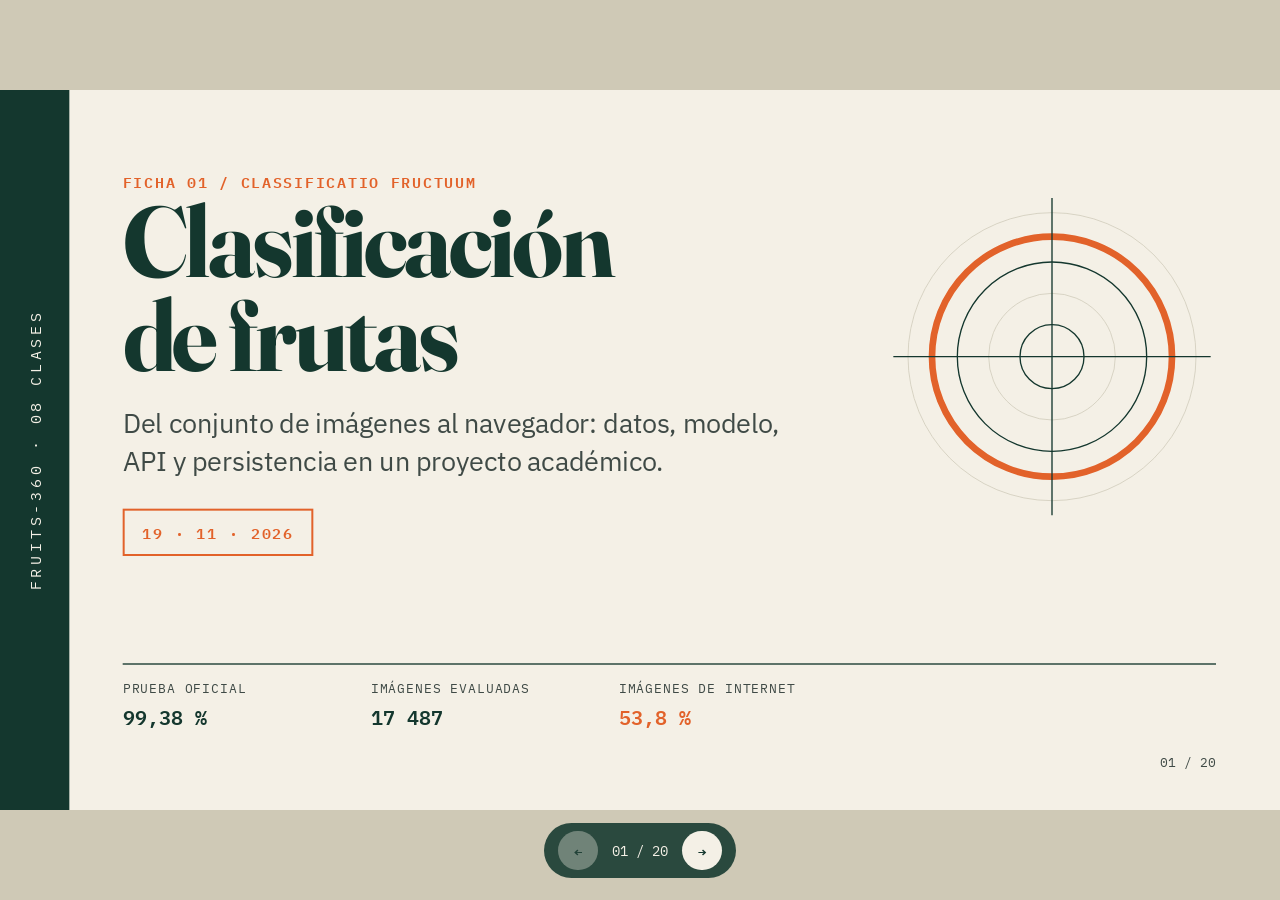
<file: docs/presentation/index.html>
<!DOCTYPE html>
<html lang="es">
<head>
    <meta charset="UTF-8">
    <meta name="viewport" content="width=device-width, initial-scale=1.0">
    <meta name="description" content="Presentación del clasificador de frutas: dataset, modelo, API, interfaz y resultados reales.">
    <title>Clasificación de frutas · Proyecto académico</title>

    <!-- === TIPOGRAFÍA: Fraunces + IBM Plex (Google Fonts) === -->
    <link rel="preconnect" href="https://fonts.googleapis.com">
    <link rel="preconnect" href="https://fonts.gstatic.com" crossorigin>
    <link href="https://fonts.googleapis.com/css2?family=Fraunces:opsz,wght@9..144,500;9..144,700&family=IBM+Plex+Mono:wght@400;500;600&family=IBM+Plex+Sans:wght@400;500;600&display=swap" rel="stylesheet">

    <style>
        /* ===========================================
           FIXED 16:9 STAGE: MANDATORY BASE STYLES
           Include this ENTIRE file in every presentation.
           Slides are authored at 1920×1080 and scaled as a whole.
           =========================================== */

        /* 1. Lock the browser viewport */
        html,
        body {
            width: 100%;
            height: 100%;
            margin: 0;
            overflow: hidden;
            background: var(--stage-bg, #000);
        }

        /* 2. Full-window deck viewport */
        .deck-viewport {
            position: fixed;
            inset: 0;
            overflow: hidden;
            background: var(--stage-bg, #000);
        }

        /* 3. Fixed 16:9 design canvas.
           JavaScript sets transform: translate(...) scale(...). */
        .deck-stage {
            position: absolute;
            left: 0;
            top: 0;
            width: 1920px;
            height: 1080px;
            overflow: hidden;
            transform-origin: 0 0;
            background: var(--slide-bg, #fff);
        }

        /* 4. Slides stack inside the fixed stage.
           Content must be laid out at 1920×1080, not reflowed per device. */
        .slide {
            position: absolute;
            inset: 0;
            width: 1920px;
            height: 1080px;
            overflow: hidden;
            display: block;
            visibility: hidden;
            opacity: 0;
            pointer-events: none;
            background: var(--slide-bg, #fff);
        }

        .slide.active,
        .slide.visible {
            visibility: visible;
            opacity: 1;
            pointer-events: auto;
            z-index: 1;
        }

        /* 5. Keep media inside authored slide bounds */
        img,
        video,
        canvas,
        svg {
            max-width: 100%;
            max-height: 100%;
        }

        /* 6. Presentation chrome stays outside the slide design system */
        .deck-controls {
            position: fixed;
            left: 50%;
            bottom: 22px;
            transform: translateX(-50%);
            z-index: 1000;
        }

        /* 7. Print one fixed-size slide per page */
        @media print {
            html,
            body {
                width: 1920px;
                height: auto;
                overflow: visible;
                background: #fff;
            }

            .deck-viewport {
                position: static;
                overflow: visible;
                background: #fff;
            }

            .deck-stage {
                position: static;
                width: auto;
                height: auto;
                transform: none !important;
                background: none;
            }

            .slide {
                position: relative;
                display: block !important;
                visibility: visible !important;
                opacity: 1 !important;
                pointer-events: auto !important;
                width: 1920px;
                height: 1080px;
                break-after: page;
                page-break-after: always;
            }

            .slide:last-child {
                break-after: auto;
                page-break-after: auto;
            }

            .deck-controls {
                display: none !important;
            }
        }

        /* 8. Reduced motion */
        @media (prefers-reduced-motion: reduce) {
            *,
            *::before,
            *::after {
                animation-duration: 0.01ms !important;
                transition-duration: 0.2s !important;
            }
        }

        /* ===========================================
           HERBARIO TÉCNICO — TOKENS Y BASE
           Paleta, tipografías y ritmo de la portada elegida.
           =========================================== */
        :root {
            --stage-bg: #cfc9b6;
            --slide-bg: #f4f0e6;
            --paper: #f4f0e6;
            --ink: #14372e;
            --graphite: #3f4a46;
            --accent: #e2622a;
            --line: #c9c4b3;
            --font-display: 'Fraunces', Georgia, serif;
            --font-body: 'IBM Plex Sans', Arial, sans-serif;
            --font-mono: 'IBM Plex Mono', monospace;
            --ease-out-expo: cubic-bezier(0.16, 1, 0.3, 1);
        }

        * { box-sizing: border-box; }

        .slide {
            color: var(--ink);
            font-family: var(--font-body);
            padding: 118px 96px 104px 184px;
        }

        /* Franja lateral y folio: chrome real de la presentación. */
        .spine {
            position: absolute;
            left: 0;
            top: 0;
            bottom: 0;
            width: 104px;
            background: var(--ink);
            color: var(--paper);
            display: flex;
            align-items: center;
            justify-content: center;
        }
        .spine span {
            writing-mode: vertical-rl;
            transform: rotate(180deg);
            font-family: var(--font-mono);
            font-size: 22px;
            letter-spacing: 0.28em;
            text-transform: uppercase;
        }
        .folio {
            position: absolute;
            left: 184px;
            top: 56px;
            font-family: var(--font-mono);
            font-size: 20px;
            letter-spacing: 0.16em;
            text-transform: uppercase;
            color: var(--graphite);
        }
        .slide-no {
            position: absolute;
            right: 96px;
            bottom: 58px;
            font-family: var(--font-mono);
            font-size: 20px;
            color: var(--graphite);
        }
        .footline {
            position: absolute;
            left: 184px;
            bottom: 58px;
            font-family: var(--font-mono);
            font-size: 18px;
            letter-spacing: 0.08em;
            color: var(--graphite);
        }
        .accent-rule {
            width: 126px;
            height: 4px;
            background: var(--accent);
            margin: 26px 0 32px;
        }

        /* === TIPOGRAFÍA Y BLOQUES DE CONTENIDO === */
        h1, h2, h3 { font-family: var(--font-display); margin: 0; }
        h1 { font-size: 150px; font-weight: 700; line-height: 0.94; letter-spacing: -0.03em; }
        h2 { font-size: 96px; font-weight: 700; line-height: 1.0; letter-spacing: -0.025em; }
        h3 { font-size: 34px; font-weight: 700; line-height: 1.2; }
        p { margin: 0; }
        .code {
            font-family: var(--font-mono);
            font-size: 22px;
            font-weight: 600;
            letter-spacing: 0.14em;
            text-transform: uppercase;
            color: var(--accent);
        }
        .lead {
            margin-top: 32px;
            max-width: 1380px;
            font-size: 40px;
            line-height: 1.45;
            color: var(--graphite);
        }
        .lead strong { color: var(--ink); }
        .note {
            margin-top: 30px;
            max-width: 1400px;
            padding-left: 24px;
            border-left: 4px solid var(--accent);
            font-size: 28px;
            line-height: 1.45;
            color: var(--graphite);
        }
        .big {
            font-family: var(--font-display);
            font-size: 210px;
            font-weight: 700;
            line-height: 0.9;
            letter-spacing: -0.04em;
            color: var(--accent);
        }
        .medium {
            font-family: var(--font-display);
            font-size: 126px;
            font-weight: 700;
            line-height: 0.95;
            color: var(--ink);
        }
        .stamp {
            display: inline-block;
            margin-top: 42px;
            padding: 14px 26px;
            border: 3px solid var(--accent);
            color: var(--accent);
            font-family: var(--font-mono);
            font-size: 23px;
            font-weight: 600;
            letter-spacing: 0.1em;
            text-transform: uppercase;
        }
        .chip {
            display: inline-block;
            padding: 10px 20px;
            border: 2px solid var(--line);
            border-radius: 999px;
            font-family: var(--font-mono);
            font-size: 21px;
            color: var(--graphite);
            margin: 26px 12px 0 0;
        }

        /* === COMPOSICIONES === */
        .split { display: flex; gap: 72px; align-items: flex-start; }
        .split > * { flex: 1 1 0; min-width: 0; }
        .stack { display: grid; gap: 22px; }
        .card {
            padding: 28px 32px;
            border: 2px solid var(--line);
            border-top: 5px solid var(--accent);
            background: rgba(255, 255, 255, 0.35);
        }
        .card .kicker {
            font-family: var(--font-mono);
            font-size: 19px;
            letter-spacing: 0.12em;
            text-transform: uppercase;
            color: var(--accent);
        }
        .card p { margin-top: 10px; font-size: 29px; line-height: 1.35; }
        .list { list-style: none; padding: 0; margin: 26px 0 0; }
        .list li {
            padding: 14px 0;
            border-bottom: 1px solid var(--line);
            font-size: 32px;
        }
        .list li span { font-family: var(--font-mono); color: var(--accent); margin-right: 20px; }
        table.data {
            width: 100%;
            border-collapse: collapse;
            margin-top: 22px;
            font-family: var(--font-mono);
            font-size: 27px;
        }
        table.data th, table.data td {
            padding: 12px 16px;
            border-bottom: 1px solid var(--line);
            text-align: left;
        }
        table.data th { font-size: 20px; letter-spacing: 0.1em; text-transform: uppercase; color: var(--graphite); }
        table.data td:first-child { font-family: var(--font-body); font-weight: 600; }
        .steps { display: flex; gap: 24px; margin-top: 44px; }
        .step {
            flex: 1 1 0;
            padding: 26px 24px;
            min-height: 230px;
            border: 2px solid var(--line);
            background: rgba(255, 255, 255, 0.35);
        }
        .step b { display: block; font-family: var(--font-mono); font-size: 20px; color: var(--accent); }
        .step h3 { margin-top: 18px; font-size: 30px; }
        .step p { margin-top: 12px; font-size: 24px; line-height: 1.3; color: var(--graphite); }
        .ledger {
            position: absolute;
            left: 184px;
            right: 96px;
            bottom: 100px;
            display: flex;
            gap: 72px;
            padding-top: 24px;
            border-top: 2px solid var(--ink);
            font-family: var(--font-mono);
        }
        .ledger div { min-width: 300px; }
        .ledger dt { font-size: 19px; letter-spacing: 0.12em; color: var(--graphite); text-transform: uppercase; }
        .ledger dd { margin: 8px 0 0; font-size: 30px; font-weight: 600; }
        .ledger .pending { color: var(--accent); }

        /* Motivo gráfico: arcos concéntricos, sin ilustraciones. */
        .rings { position: absolute; right: 92px; top: 150px; width: 500px; height: 500px; }
        .rings circle, .rings path { fill: none; stroke: var(--ink); stroke-width: 2; }
        .rings .accent { stroke: var(--accent); stroke-width: 10; }
        .rings .thin { stroke: var(--line); stroke-width: 1; }
        .rings circle { stroke-dasharray: 1600; stroke-dashoffset: 1600; }
        .slide.visible .rings circle { animation: draw 1.2s var(--ease-out-expo) forwards; }
        .slide.visible .rings circle:nth-child(2) { animation-delay: 0.12s; }
        .slide.visible .rings circle:nth-child(3) { animation-delay: 0.24s; }
        .slide.visible .rings circle:nth-child(4) { animation-delay: 0.36s; }
        .slide.visible .rings circle:nth-child(5) { animation-delay: 0.48s; }
        .slide.visible .rings path { animation: fade 0.9s var(--ease-out-expo) 0.6s forwards; opacity: 0; }
        @keyframes draw { to { stroke-dashoffset: 0; } }
        @keyframes fade { to { opacity: 1; } }

        /* Línea de índices para la partición. */
        .indexline { display: flex; gap: 10px; margin-top: 46px; align-items: center; }
        .indexline i {
            display: block;
            width: 54px;
            height: 54px;
            background: var(--line);
            font-family: var(--font-mono);
            font-style: normal;
            font-size: 20px;
            line-height: 54px;
            text-align: center;
            color: var(--paper);
        }
        .indexline i.val { background: var(--accent); }
        .indexline i.gap { background: transparent; border: 2px dashed var(--graphite); color: var(--graphite); }
        .indexline span { margin-left: 18px; font-family: var(--font-mono); font-size: 23px; color: var(--graphite); }

        /* === ANIMACIONES DE ENTRADA === */
        .reveal {
            opacity: 0;
            transform: translateY(26px);
            transition: opacity 0.8s var(--ease-out-expo), transform 0.8s var(--ease-out-expo);
            transition-delay: var(--d, 0s);
        }
        .reveal-left {
            opacity: 0;
            transform: translateX(-38px);
            transition: opacity 0.8s var(--ease-out-expo), transform 0.8s var(--ease-out-expo);
            transition-delay: var(--d, 0s);
        }
        .slide.visible .reveal,
        .slide.visible .reveal-left { opacity: 1; transform: none; }

        /* === CONTROLES FUERA DEL ESCENARIO === */
        .deck-controls {
            display: flex;
            align-items: center;
            gap: 14px;
            padding: 8px 14px;
            border-radius: 999px;
            background: rgba(20, 55, 46, 0.88);
            color: var(--paper);
            font-family: var(--font-mono);
            font-size: 14px;
        }
        .deck-controls button {
            border: 0;
            border-radius: 999px;
            padding: 8px 16px;
            background: var(--paper);
            color: var(--ink);
            font: inherit;
            font-weight: 600;
            cursor: pointer;
        }
        .deck-controls button:disabled { opacity: 0.35; cursor: default; }

        /* === EDICIÓN EN LÍNEA (post-draft) === */
        .edit-hotzone { position: fixed; top: 0; left: 0; width: 80px; height: 80px; z-index: 10000; cursor: pointer; }
        .edit-toggle {
            opacity: 0;
            pointer-events: none;
            position: fixed;
            left: 18px;
            top: 18px;
            z-index: 10001;
            width: 46px;
            height: 46px;
            border-radius: 50%;
            border: 2px solid var(--paper);
            background: var(--accent);
            color: var(--paper);
            font-size: 22px;
            cursor: pointer;
            transition: opacity 0.3s ease;
        }
        .edit-toggle.show, .edit-toggle.active { opacity: 1; pointer-events: auto; }
        body.editing [data-editable] { outline: 1px dashed var(--accent); outline-offset: 6px; }
        .edit-hint {
            position: fixed;
            right: 18px;
            top: 18px;
            z-index: 10001;
            padding: 8px 14px;
            border-radius: 999px;
            background: rgba(20, 55, 46, 0.88);
            color: var(--paper);
            font-family: var(--font-mono);
            font-size: 13px;
            opacity: 0;
            pointer-events: none;
            transition: opacity 0.3s ease;
        }
        body.editing .edit-hint { opacity: 1; }
    </style>
</head>
<body>
    <div class="deck-viewport">
        <main class="deck-stage" id="deckStage">

            <!-- 01 · Portada -->
            <section class="slide active visible" aria-label="Portada">
                <div class="spine" aria-hidden="true"><span>Fruits-360 · 08 clases</span></div>
                <div class="content" style="position:absolute;left:184px;top:120px;right:680px;">
                    <p class="code reveal" data-editable style="--d:.05s">Ficha 01 / Classificatio fructuum</p>
                    <h1 class="reveal" data-editable style="--d:.14s">Clasificación<br>de frutas</h1>
                    <p class="lead reveal" data-editable style="--d:.24s">Del conjunto de imágenes al navegador: datos, modelo, API y persistencia en un proyecto académico.</p>
                    <span class="stamp reveal" style="--d:.34s">19 · 11 · 2026</span>
                </div>
                <svg class="rings" viewBox="0 0 500 500" aria-hidden="true">
                    <circle cx="250" cy="250" r="216" class="thin"></circle>
                    <circle cx="250" cy="250" r="180" class="accent"></circle>
                    <circle cx="250" cy="250" r="142"></circle>
                    <circle cx="250" cy="250" r="95" class="thin"></circle>
                    <circle cx="250" cy="250" r="48"></circle>
                    <path d="M250 12v476M12 250h476"></path>
                </svg>
                <dl class="ledger reveal" style="--d:.45s">
                    <div><dt>Prueba oficial</dt><dd data-editable>99,38 %</dd></div>
                    <div><dt>Imágenes evaluadas</dt><dd data-editable>17 487</dd></div>
                    <div><dt>Imágenes de internet</dt><dd class="pending" data-editable>53,8 %</dd></div>
                </dl>
                <p class="slide-no">01 / 20</p>
            </section>

            <!-- 02 · Idea central -->
            <section class="slide" aria-label="Idea central">
                <div class="spine" aria-hidden="true"><span>Fruits-360 · 08 clases</span></div>
                <p class="folio">Idea central</p>
                <h2 class="reveal" data-editable style="--d:.06s">Una fruta entra,<br>una etiqueta sale.</h2>
                <div class="accent-rule reveal" style="--d:.16s"></div>
                <p class="lead reveal" data-editable style="--d:.22s">La cámara, un archivo de imagen o un video llegan a un modelo local; la predicción se guarda y se muestra en el navegador.</p>
                <div>
                    <span class="chip">Modelo local</span>
                    <span class="chip">Solo CPU</span>
                    <span class="chip">PostgreSQL</span>
                </div>
                <p class="footline">Clasificador de frutas · 19.11.2026</p>
                <p class="slide-no">02 / 20</p>
            </section>

            <!-- 03 · Dataset -->
            <section class="slide" aria-label="Dataset">
                <div class="spine" aria-hidden="true"><span>Fruits-360 · 08 clases</span></div>
                <p class="folio">01 · Los datos</p>
                <div class="split">
                    <div>
                        <h2 class="reveal" data-editable style="--d:.06s">Fruits-360,<br>100 × 100</h2>
                        <p class="lead reveal" data-editable style="--d:.16s">Mihai Oltean, versión 2026.10.27.0 de la rama 100x100. Licencia CC BY-SA 4.0.</p>
                        <p class="note reveal" data-editable style="--d:.26s">Imágenes con fondo blanco y rotación controlada: un entorno mucho más limpio que una foto cualquiera.</p>
                    </div>
                    <div class="reveal" style="--d:.3s">
                        <div class="big">94</div>
                        <p class="lead" style="margin-top:8px;font-size:30px">variedades agrupadas en 8 frutas</p>
                    </div>
                </div>
                <p class="footline">Clasificador de frutas · 19.11.2026</p>
                <p class="slide-no">03 / 20</p>
            </section>

            <!-- 04 · Clases -->
            <section class="slide" aria-label="Clases">
                <div class="spine" aria-hidden="true"><span>Fruits-360 · 08 clases</span></div>
                <p class="folio">01 · Los datos</p>
                <h2 class="reveal" data-editable style="--d:.06s">Ocho frutas, 94 variedades</h2>
                <div class="split" style="margin-top:34px">
                    <ul class="list reveal" style="--d:.14s">
                        <li><span>01</span> banano — 6 variedades</li>
                        <li><span>02</span> fresa — 3 variedades</li>
                        <li><span>03</span> limón — 2 variedades</li>
                        <li><span>04</span> manzana — 30 variedades</li>
                    </ul>
                    <ul class="list reveal" style="--d:.24s">
                        <li><span>05</span> naranja — 5 variedades</li>
                        <li><span>06</span> pera — 20 variedades</li>
                        <li><span>07</span> tomate — 19 variedades</li>
                        <li><span>08</span> uva — 9 variedades</li>
                    </ul>
                </div>
                <p class="note reveal" data-editable style="--d:.34s">Se agrupa por prefijo de carpeta; quedan fuera las frutas peladas o cortadas.</p>
                <p class="footline">Clasificador de frutas · 19.11.2026</p>
                <p class="slide-no">04 / 20</p>
            </section>

            <!-- 05 · Riesgo de fuga -->
            <section class="slide" aria-label="Riesgo de fuga">
                <div class="spine" aria-hidden="true"><span>Fruits-360 · 08 clases</span></div>
                <p class="folio">01 · Los datos</p>
                <h2 class="reveal" data-editable style="--d:.06s">El riesgo no se ve<br>a simple vista</h2>
                <p class="lead reveal" data-editable style="--d:.16s">Las imágenes son fotogramas de videos cortos: los índices vecinos son casi idénticos y las variantes r y r2 son la misma toma.</p>
                <div class="steps reveal" style="--d:.26s">
                    <div class="step"><b>N_100.jpg</b><h3>Índice N</h3><p>Una toma concreta.</p></div>
                    <div class="step"><b>r_N_100.jpg</b><h3>Rotación</h3><p>La misma toma girada.</p></div>
                    <div class="step"><b>r2_N_100.jpg</b><h3>Rotación 2</h3><p>Sigue siendo la misma toma.</p></div>
                </div>
                <p class="note reveal" style="--d:.36s">Mezclarlas al azar inflaría la validación: el modelo vería casi la misma imagen en ambos lados.</p>
                <p class="footline">Clasificador de frutas · 19.11.2026</p>
                <p class="slide-no">05 / 20</p>
            </section>

            <!-- 06 · Partición -->
            <section class="slide" aria-label="Partición">
                <div class="spine" aria-hidden="true"><span>Fruits-360 · 08 clases</span></div>
                <p class="folio">01 · Los datos</p>
                <h2 class="reveal" data-editable style="--d:.06s">Bloques contiguos,<br>con un hueco</h2>
                <div class="indexline reveal" style="--d:.16s" aria-hidden="true">
                    <i>N</i><i>N+1</i><i>N+2</i><i class="gap">…</i><i class="gap">…</i><i class="val">val</i><i class="val">val</i><i class="val">val</i>
                    <span>entrenamiento → hueco de 10 índices → validación</span>
                </div>
                <ul class="list reveal" style="--d:.28s">
                    <li><span>01</span> último 15 % de índices por variedad → validación</li>
                    <li><span>02</span> se descartan 10 índices antes del bloque de validación</li>
                    <li><span>03</span> todas las variantes del mismo N viajan juntas</li>
                    <li><span>04</span> Test/ se reserva solo para la prueba oficial</li>
                </ul>
                <p class="footline">Clasificador de frutas · 19.11.2026</p>
                <p class="slide-no">06 / 20</p>
            </section>

            <!-- 07 · Preprocesamiento -->
            <section class="slide" aria-label="Preprocesamiento">
                <div class="spine" aria-hidden="true"><span>Fruits-360 · 08 clases</span></div>
                <p class="folio">02 · El modelo</p>
                <h2 class="reveal" data-editable style="--d:.06s">Del píxel al tensor</h2>
                <div class="steps reveal" style="--d:.16s">
                    <div class="step"><b>01</b><h3>Orientar y RGB</h3><p>Se corrige EXIF y se convierte a RGB.</p></div>
                    <div class="step"><b>02</b><h3>Recorte central</h3><p>Cuadrado centrado para no deformar fotos.</p></div>
                    <div class="step"><b>03</b><h3>224 × 224</h3><p>Redimensionado bilineal.</p></div>
                    <div class="step"><b>04</b><h3>ImageNet</h3><p>Media y desviación de los pesos originales.</p></div>
                </div>
                <p class="note reveal" data-editable style="--d:.3s">En entrenamiento se añaden recorte aleatorio, volteo, rotación de hasta 20° y variación leve de color. Inferencia y entrenamiento comparten el mismo módulo.</p>
                <p class="footline">Clasificador de frutas · 19.11.2026</p>
                <p class="slide-no">07 / 20</p>
            </section>

            <!-- 08 · Modelo -->
            <section class="slide" aria-label="Modelo">
                <div class="spine" aria-hidden="true"><span>Fruits-360 · 08 clases</span></div>
                <p class="folio">02 · El modelo</p>
                <h2 class="reveal" data-editable style="--d:.06s">MobileNetV3-Small<br>en dos etapas</h2>
                <p class="lead reveal" data-editable style="--d:.14s">Pesos preentrenados de ImageNet; la última capa se sustituye por ocho salidas.</p>
                <div class="split" style="margin-top:36px">
                    <div class="card reveal" style="--d:.24s">
                        <p class="kicker">Etapa 01 / épocas 1–3</p>
                        <h3>Solo la cabeza</h3>
                        <p>El resto del modelo queda congelado. Tasa de aprendizaje 0,001.</p>
                    </div>
                    <div class="card reveal" style="--d:.34s">
                        <p class="kicker">Etapa 02 / épocas 4–8</p>
                        <h3>Últimos cuatro bloques</h3>
                        <p>Ajuste fino con tasa de aprendizaje 0,0001.</p>
                    </div>
                </div>
                <p class="note reveal" style="--d:.44s">Semilla 42, lotes de 64 y Balanceo con WeightedRandomSampler. Las épocas tardaron entre 63 y 143 segundos en CPU.</p>
                <p class="footline">Clasificador de frutas · 19.11.2026</p>
                <p class="slide-no">08 / 20</p>
            </section>

            <!-- 09 · Selección del artefacto -->
            <section class="slide" aria-label="Selección del artefacto">
                <div class="spine" aria-hidden="true"><span>Fruits-360 · 08 clases</span></div>
                <p class="folio">02 · El modelo</p>
                <h2 class="reveal" data-editable style="--d:.06s">Elegir el artefacto<br>no fue trivial</h2>
                <div class="split" style="margin-top:32px">
                    <div class="card reveal" style="--d:.16s">
                        <p class="kicker">Primer criterio: exactitud</p>
                        <h3>Época 3</h3>
                        <p>Solo cabeza. Exactitud de validación 0,9986 → 0,9915 en la prueba oficial.</p>
                    </div>
                    <div class="card reveal" style="--d:.26s">
                        <p class="kicker">Criterio final: menor pérdida</p>
                        <h3>Época 5</h3>
                        <p>Ajuste fino. Pérdida 0,0096, exactitud 0,9963 → 0,9938 en la prueba oficial.</p>
                    </div>
                </div>
                <p class="note reveal" data-editable style="--d:.38s">El primer resultado influyó en el cambio de criterio: haría falta un conjunto de prueba independiente para estimar la mejora con seguridad.</p>
                <p class="footline">Clasificador de frutas · 19.11.2026</p>
                <p class="slide-no">09 / 20</p>
            </section>

            <!-- 10 · Resultado oficial -->
            <section class="slide" aria-label="Resultado oficial">
                <div class="spine" aria-hidden="true"><span>Fruits-360 · 08 clases</span></div>
                <p class="folio">03 · Resultados</p>
                <div class="big reveal" data-editable style="--d:.08s">99,38 %</div>
                <h2 class="reveal" data-editable style="--d:.18s">en la prueba oficial</h2>
                <div class="accent-rule reveal" style="--d:.26s"></div>
                <p class="lead reveal" data-editable style="--d:.32s">17 487 imágenes de Test/. Promedio macro: precisión 0,995, recall 0,997 y F1 0,996.</p>
                <p class="note reveal" style="--d:.42s">Test/ quedó fuera del entrenamiento y de la elección de hiperparámetros.</p>
                <p class="footline">Clasificador de frutas · 19.11.2026</p>
                <p class="slide-no">10 / 20</p>
            </section>

            <!-- 11 · Métricas por clase -->
            <section class="slide" aria-label="Métricas por clase">
                <div class="spine" aria-hidden="true"><span>Fruits-360 · 08 clases</span></div>
                <p class="folio">03 · Resultados</p>
                <h2 class="reveal" data-editable style="--d:.06s">Métricas por clase</h2>
                <table class="data reveal" style="--d:.16s">
                    <thead><tr><th>Clase</th><th>Precisión</th><th>Recall</th><th>F1</th><th>Imágenes</th></tr></thead>
                    <tbody>
                        <tr><td>banano</td><td>1,000</td><td>1,000</td><td>1,000</td><td>719</td></tr>
                        <tr><td>fresa</td><td>1,000</td><td>1,000</td><td>1,000</td><td>479</td></tr>
                        <tr><td>limón</td><td>1,000</td><td>1,000</td><td>1,000</td><td>330</td></tr>
                        <tr><td>manzana</td><td>0,991</td><td>0,991</td><td>0,991</td><td>5 506</td></tr>
                        <tr><td>naranja</td><td>0,995</td><td>1,000</td><td>0,997</td><td>1 180</td></tr>
                        <tr><td>pera</td><td>0,997</td><td>0,987</td><td>0,992</td><td>4 164</td></tr>
                        <tr><td>tomate</td><td>0,997</td><td>0,999</td><td>0,998</td><td>3 413</td></tr>
                        <tr><td>uva</td><td>0,981</td><td>1,000</td><td>0,991</td><td>1 696</td></tr>
                    </tbody>
                </table>
                <p class="footline">Clasificador de frutas · 19.11.2026</p>
                <p class="slide-no">11 / 20</p>
            </section>

            <!-- 12 · Confusiones -->
            <section class="slide" aria-label="Confusiones">
                <div class="spine" aria-hidden="true"><span>Fruits-360 · 08 clases</span></div>
                <p class="folio">03 · Resultados</p>
                <h2 class="reveal" data-editable style="--d:.06s">Donde aparece<br>la confusión</h2>
                <ul class="list reveal" style="--d:.18s">
                    <li><span>51</span> peras clasificadas como manzanas</li>
                    <li><span>27</span> manzanas clasificadas como uvas</li>
                    <li><span>9</span> manzanas clasificadas como tomates</li>
                    <li><span>5</span> tomates clasificados como uvas</li>
                </ul>
                <p class="note reveal" data-editable style="--d:.32s">Las variedades más débiles fueron Pear Red 1 (0,811) y Apple 6 (0,879): el promedio alto no borra esos casos.</p>
                <p class="footline">Clasificador de frutas · 19.11.2026</p>
                <p class="slide-no">12 / 20</p>
            </section>

            <!-- 13 · Prueba real -->
            <section class="slide" aria-label="Prueba real">
                <div class="spine" aria-hidden="true"><span>Fruits-360 · 08 clases</span></div>
                <p class="folio">03 · Resultados</p>
                <h2 class="reveal" data-editable style="--d:.06s">Fuera del laboratorio</h2>
                <div class="split" style="margin-top:30px">
                    <div class="stack" style="flex:0 0 560px">
                        <div class="card reveal" style="--d:.16s">
                            <p class="kicker">Prueba oficial · Test/</p>
                            <h3>99,38 %</h3>
                            <p>Fondo blanco y rotación controlada.</p>
                        </div>
                        <div class="card reveal" style="--d:.26s">
                            <p class="kicker">Imágenes de internet</p>
                            <h3>53,8 %</h3>
                            <p>43 de 80 aciertos, 10 por clase. Fondos, luz y encuadres reales.</p>
                        </div>
                    </div>
                    <table class="data reveal" style="--d:.32s;margin-top:0">
                        <thead><tr><th>Clase</th><th>Aciertos</th><th>Se confundió con</th></tr></thead>
                        <tbody>
                            <tr><td>pera</td><td>10 / 10</td><td>— (recibe 23 errores)</td></tr>
                            <tr><td>fresa</td><td>9 / 10</td><td>manzana (1)</td></tr>
                            <tr><td>banano</td><td>8 / 10</td><td>pera (2)</td></tr>
                            <tr><td>tomate</td><td>8 / 10</td><td>fresa (2)</td></tr>
                            <tr><td>manzana</td><td>7 / 10</td><td>pera (3)</td></tr>
                            <tr><td>naranja</td><td>1 / 10</td><td>pera (4), limón (3)</td></tr>
                            <tr><td>limón</td><td>0 / 10</td><td>pera (8)</td></tr>
                            <tr><td>uva</td><td>0 / 10</td><td>pera (6), banano (2)</td></tr>
                        </tbody>
                    </table>
                </div>
                <p class="note reveal" data-editable style="--d:.42s">Imágenes descargadas de internet, no fotos propias. «Pera» funciona como sumidero: su precisión es 0,30. Los limones verdes salen como pera con 0,99–1,00.</p>
                <p class="footline">Clasificador de frutas · 19.11.2026</p>
                <p class="slide-no">13 / 20</p>
            </section>

            <!-- 14 · Arquitectura -->
            <section class="slide" aria-label="Arquitectura">
                <div class="spine" aria-hidden="true"><span>Fruits-360 · 08 clases</span></div>
                <p class="folio">04 · La aplicación</p>
                <h2 class="reveal" data-editable style="--d:.06s">Monolito por capas</h2>
                <div class="steps reveal" style="--d:.16s">
                    <div class="step"><b>01</b><h3>Rutas</h3><p>Validan la entrada y serializan.</p></div>
                    <div class="step"><b>02</b><h3>Servicios</h3><p>Orquestan decodificar, predecir y guardar.</p></div>
                    <div class="step"><b>03</b><h3>Repositorios</h3><p>Único acceso a la base de datos.</p></div>
                    <div class="step"><b>04</b><h3>Modelos</h3><p>Tablas SQLAlchemy.</p></div>
                </div>
                <p class="note reveal" data-editable style="--d:.3s">El predictor y el preprocesamiento se cargan una sola vez en create_app() y los servicios los reutilizan.</p>
                <p class="footline">Clasificador de frutas · 19.11.2026</p>
                <p class="slide-no">14 / 20</p>
            </section>

            <!-- 15 · Flujo completo -->
            <section class="slide" aria-label="Flujo de una predicción">
                <div class="spine" aria-hidden="true"><span>Fruits-360 · 08 clases</span></div>
                <p class="folio">04 · La aplicación</p>
                <h2 class="reveal" data-editable style="--d:.06s">Una predicción,<br>de extremo a extremo</h2>
                <ul class="list reveal" style="--d:.18s">
                    <li><span>01</span> llegan los bytes de la imagen y el campo source</li>
                    <li><span>02</span> Pillow comprueba que no esté corrupta</li>
                    <li><span>03</span> se aplica el preprocesamiento compartido</li>
                    <li><span>04</span> el modelo devuelve etiqueta, confianza y top-3</li>
                    <li><span>05</span> el repositorio guarda la fila y el log registra metadatos</li>
                    <li><span>06</span> la API responde 201 con JSON</li>
                </ul>
                <p class="footline">Clasificador de frutas · 19.11.2026</p>
                <p class="slide-no">15 / 20</p>
            </section>

            <!-- 16 · Persistencia -->
            <section class="slide" aria-label="Persistencia">
                <div class="spine" aria-hidden="true"><span>Fruits-360 · 08 clases</span></div>
                <p class="folio">04 · La aplicación</p>
                <h2 class="reveal" data-editable style="--d:.06s">Persistencia<br>con trazabilidad</h2>
                <ul class="list reveal" style="--d:.18s">
                    <li><span>01</span> etiqueta, confianza y top-3 en JSON</li>
                    <li><span>02</span> source: cámara, subida o video</li>
                    <li><span>03</span> nombre y tamaño del archivo, nunca sus bytes</li>
                    <li><span>04</span> tiempo de inferencia en ms y fecha UTC</li>
                    <li><span>05</span> versión del artefacto que hizo la predicción</li>
                </ul>
                <p class="note reveal" style="--d:.32s">El historial se filtra por etiqueta, fuente y rango de fechas; las estadísticas se calculan en el repositorio.</p>
                <p class="footline">Clasificador de frutas · 19.11.2026</p>
                <p class="slide-no">16 / 20</p>
            </section>

            <!-- 17 · API -->
            <section class="slide" aria-label="API REST">
                <div class="spine" aria-hidden="true"><span>Fruits-360 · 08 clases</span></div>
                <p class="folio">04 · La aplicación</p>
                <h2 class="reveal" data-editable style="--d:.06s">Siete endpoints<br>y una interfaz</h2>
                <div class="split" style="margin-top:28px">
                    <ul class="list reveal" style="--d:.16s">
                        <li><span>POST</span> /predictions</li>
                        <li><span>GET</span> /predictions</li>
                        <li><span>GET</span> /predictions/{id}</li>
                        <li><span>GET</span> /stats</li>
                    </ul>
                    <ul class="list reveal" style="--d:.26s">
                        <li><span>GET</span> /model</li>
                        <li><span>GET</span> /logs</li>
                        <li><span>GET</span> /health</li>
                        <li><span>GET</span> / → interfaz web</li>
                    </ul>
                </div>
                <p class="note reveal" data-editable style="--d:.38s">Todo bajo /api/v1. Los errores usan el sobre {"error": {"code", "message", "details"}} con códigos 400, 404, 405, 413, 415, 422, 500 y 503.</p>
                <p class="footline">Clasificador de frutas · 19.11.2026</p>
                <p class="slide-no">17 / 20</p>
            </section>

            <!-- 18 · Interfaz -->
            <section class="slide" aria-label="Interfaz">
                <div class="spine" aria-hidden="true"><span>Fruits-360 · 08 clases</span></div>
                <p class="folio">04 · La aplicación</p>
                <h2 class="reveal" data-editable style="--d:.06s">Cámara, archivo<br>y video</h2>
                <ul class="list reveal" style="--d:.18s">
                    <li><span>01</span> getUserMedia muestra la vista previa; captura con canvas</li>
                    <li><span>02</span> modo continuo: una predicción cada 1,5 s</li>
                    <li><span>03</span> video: hasta 8 fotogramas enviados como imágenes con source=video</li>
                    <li><span>04</span> resumen en el navegador: confianza media por clase sobre todos los fotogramas</li>
                    <li><span>05</span> historial, estadísticas y logs con Chart.js servido localmente</li>
                </ul>
                <p class="footline">Clasificador de frutas · 19.11.2026</p>
                <p class="slide-no">18 / 20</p>
            </section>

            <!-- 19 · Docker -->
            <section class="slide" aria-label="Docker">
                <div class="spine" aria-hidden="true"><span>Fruits-360 · 08 clases</span></div>
                <p class="folio">05 · Entrega</p>
                <h2 class="reveal" data-editable style="--d:.06s">Docker: app<br>+ PostgreSQL</h2>
                <div class="split" style="margin-top:32px">
                    <div class="card reveal" style="--d:.16s">
                        <p class="kicker">Composición</p>
                        <h3>Dos servicios</h3>
                        <p>PostgreSQL 17.6 con healthcheck y la imagen de la app, que aplica migraciones antes de arrancar Gunicorn.</p>
                    </div>
                    <div class="card reveal" style="--d:.26s">
                        <p class="kicker">Verificación</p>
                        <h3>1,72 GB</h3>
                        <p>Imagen reducida, credenciales solo en .env y una predicción real guardada en la base.</p>
                    </div>
                </div>
                <p class="note reveal" style="--d:.38s">Un worker con cuatro hilos: RotatingFileHandler y el registro diferido de la versión del modelo exigen revisión antes de escalar procesos.</p>
                <p class="footline">Clasificador de frutas · 19.11.2026</p>
                <p class="slide-no">19 / 20</p>
            </section>

            <!-- 20 · Conclusiones -->
            <section class="slide" aria-label="Conclusiones">
                <div class="spine" aria-hidden="true"><span>Fruits-360 · 08 clases</span></div>
                <p class="folio">05 · Entrega</p>
                <h2 class="reveal" data-editable style="--d:.06s">Conclusiones<br>honestas</h2>
                <ul class="list reveal" style="--d:.18s">
                    <li><span>01</span> 99,38 % demuestra que el modelo funciona en el entorno controlado</li>
                    <li><span>02</span> la partición por índice evitó una validación engañosa</li>
                    <li><span>03</span> el cambio de criterio de selección pudo influir en el resultado</li>
                    <li><span>04</span> con imágenes de internet baja a 53,8 %: todavía no generaliza</li>
                </ul>
                <span class="stamp reveal" style="--d:.36s">Fin · Preguntas</span>
                <p class="footline">Clasificador de frutas · 19.11.2026</p>
                <p class="slide-no">20 / 20</p>
            </section>

        </main>
    </div>

    <!-- === CONTROLES DE NAVEGACIÓN (fuera del escenario) === -->
    <nav class="deck-controls" aria-label="Navegación de diapositivas">
        <button type="button" id="prevSlide" aria-label="Diapositiva anterior">←</button>
        <span id="slideCounter" aria-live="polite">01 / 20</span>
        <button type="button" id="nextSlide" aria-label="Diapositiva siguiente">→</button>
    </nav>

    <!-- === EDICIÓN EN LÍNEA (hover en la esquina o tecla E) === -->
    <div class="edit-hotzone" id="editHotzone" title="Edición de texto"></div>
    <button class="edit-toggle" id="editToggle" type="button" title="Editar texto (E)" aria-label="Activar edición de texto">✎</button>
    <p class="edit-hint">Editando · Ctrl+S guarda el archivo · E sale</p>

    <script>
        /* ===========================================
           CONTROLADOR: escala fija, teclado, táctil y rueda
           =========================================== */
        class SlidePresentation {
            constructor() {
                this.slides = Array.from(document.querySelectorAll('.slide'));
                this.stage = document.getElementById('deckStage');
                this.counter = document.getElementById('slideCounter');
                this.current = 0;
                this.lastWheel = 0;
                this.bindStageScale();
                this.bindKeyboard();
                this.bindTouch();
                this.bindWheel();
                this.bindButtons();
                this.show(0);
            }

            bindStageScale() {
                const fit = () => {
                    const factor = Math.min(window.innerWidth / 1920, window.innerHeight / 1080);
                    const x = (window.innerWidth - 1920 * factor) / 2;
                    const y = (window.innerHeight - 1080 * factor) / 2;
                    this.stage.style.transform = `translate(${x}px, ${y}px) scale(${factor})`;
                };
                fit();
                window.addEventListener('resize', fit);
            }

            bindKeyboard() {
                document.addEventListener('keydown', (event) => {
                    if (event.target.isContentEditable) return;
                    const keys = {
                        ArrowRight: 1, ArrowDown: 1, PageDown: 1, ' ': 1,
                        ArrowLeft: -1, ArrowUp: -1, PageUp: -1,
                    };
                    if (event.key in keys) {
                        event.preventDefault();
                        this.show(this.current + keys[event.key]);
                    } else if (event.key === 'Home') {
                        this.show(0);
                    } else if (event.key === 'End') {
                        this.show(this.slides.length - 1);
                    }
                });
            }

            bindTouch() {
                let startX = 0;
                this.stage.addEventListener('touchstart', (event) => { startX = event.changedTouches[0].clientX; }, { passive: true });
                this.stage.addEventListener('touchend', (event) => {
                    const delta = event.changedTouches[0].clientX - startX;
                    if (Math.abs(delta) > 60) this.show(this.current + (delta < 0 ? 1 : -1));
                }, { passive: true });
            }

            bindWheel() {
                this.stage.addEventListener('wheel', (event) => {
                    const now = Date.now();
                    if (now - this.lastWheel < 700) return;
                    if (Math.abs(event.deltaY) < 12) return;
                    this.lastWheel = now;
                    this.show(this.current + (event.deltaY > 0 ? 1 : -1));
                }, { passive: true });
            }

            bindButtons() {
                document.getElementById('prevSlide').addEventListener('click', () => this.show(this.current - 1));
                document.getElementById('nextSlide').addEventListener('click', () => this.show(this.current + 1));
            }

            show(index) {
                this.current = Math.max(0, Math.min(index, this.slides.length - 1));
                this.slides.forEach((slide, i) => {
                    const active = i === this.current;
                    slide.classList.toggle('active', active);
                    slide.classList.toggle('visible', active);
                });
                const number = String(this.current + 1).padStart(2, '0');
                this.counter.textContent = `${number} / ${this.slides.length}`;
                document.getElementById('prevSlide').disabled = this.current === 0;
                document.getElementById('nextSlide').disabled = this.current === this.slides.length - 1;
            }
        }

        /* ===========================================
           EDICIÓN EN LÍNEA: hover diferido, tecla E y guardado local
           =========================================== */
        class InlineEditor {
            constructor() {
                this.isActive = false;
                this.storageKey = 'frutas-slides-texto';
                this.nodes = Array.from(document.querySelectorAll('[data-editable]'));
                this.toggle = document.getElementById('editToggle');
                this.hotzone = document.getElementById('editHotzone');
                this.hideTimer = null;
                this.bind();
                this.restore();
            }

            bind() {
                this.toggle.addEventListener('click', () => this.toggleMode());
                this.hotzone.addEventListener('click', () => this.toggleMode());
                this.hotzone.addEventListener('mouseenter', () => this.revealToggle());
                this.hotzone.addEventListener('mouseleave', () => this.scheduleHide());
                this.toggle.addEventListener('mouseenter', () => this.revealToggle());
                this.toggle.addEventListener('mouseleave', () => this.scheduleHide());
                document.addEventListener('keydown', (event) => {
                    if ((event.key === 'e' || event.key === 'E') && !event.target.isContentEditable) {
                        this.toggleMode();
                    }
                    if ((event.ctrlKey || event.metaKey) && event.key.toLowerCase() === 's') {
                        event.preventDefault();
                        this.exportFile();
                    }
                });
            }

            revealToggle() {
                window.clearTimeout(this.hideTimer);
                this.toggle.classList.add('show');
            }

            scheduleHide() {
                this.hideTimer = window.setTimeout(() => {
                    if (!this.isActive) this.toggle.classList.remove('show');
                }, 400);
            }

            toggleMode() {
                this.isActive = !this.isActive;
                document.body.classList.toggle('editing', this.isActive);
                this.toggle.classList.toggle('active', this.isActive);
                this.nodes.forEach((node) => { node.contentEditable = String(this.isActive); });
                if (!this.isActive) this.save();
            }

            save() {
                const text = this.nodes.map((node) => node.innerHTML);
                window.localStorage.setItem(this.storageKey, JSON.stringify(text));
            }

            restore() {
                try {
                    const saved = JSON.parse(window.localStorage.getItem(this.storageKey) || 'null');
                    if (Array.isArray(saved) && saved.length === this.nodes.length) {
                        this.nodes.forEach((node, i) => { node.innerHTML = saved[i]; });
                    }
                } catch (error) {
                    window.localStorage.removeItem(this.storageKey);
                }
            }

            exportFile() {
                this.save();
                const blob = new Blob([document.documentElement.outerHTML], { type: 'text/html;charset=utf-8' });
                const link = document.createElement('a');
                link.href = URL.createObjectURL(blob);
                link.download = 'clasificador-frutas.html';
                link.click();
                URL.revokeObjectURL(link.href);
            }
        }

        new SlidePresentation();
        new InlineEditor();
    </script>
</body>
</html>
</file>
